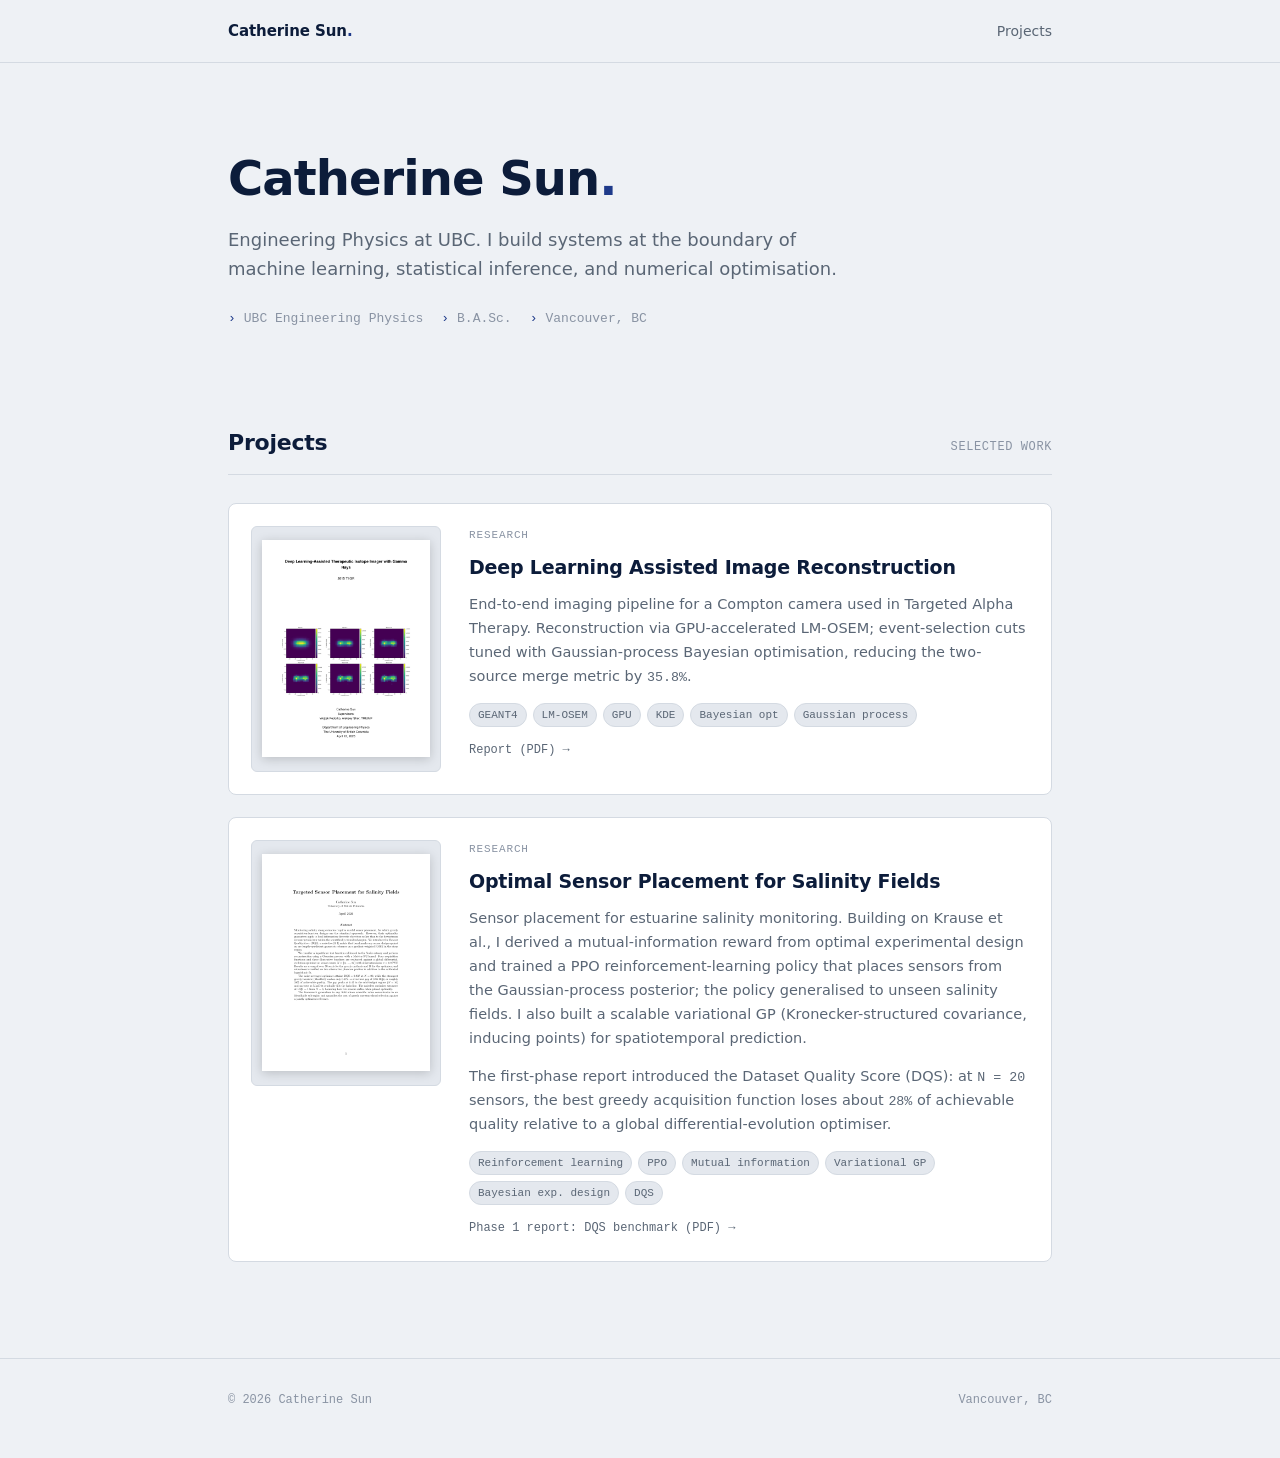
<file: index.html>
<!DOCTYPE html>
<html lang="en">
<head>
  <meta charset="UTF-8" />
  <meta name="viewport" content="width=device-width, initial-scale=1.0" />
  <title>Catherine Sun</title>
  <meta name="description" content="Catherine Sun — Engineering Physics @ UBC. Machine learning, Bayesian optimisation, and statistical inference for scientific imaging and sensor design." />
  <meta name="color-scheme" content="light" />
  <link rel="stylesheet" href="assets/css/styles.css" />
  <link rel="icon" href="data:image/svg+xml,%3Csvg xmlns='http://www.w3.org/2000/svg' viewBox='0 0 32 32'%3E%3Crect width='32' height='32' rx='6' fill='%231e3a8a'/%3E%3Ctext x='50%25' y='58%25' text-anchor='middle' font-family='ui-monospace,SFMono-Regular,Menlo,monospace' font-size='15' fill='%23ffffff' font-weight='600'%3Ecs%3C/text%3E%3C/svg%3E" />
</head>
<body>

<header class="site">
  <div class="wrap">
    <a href="/" class="brand">Catherine Sun<span class="dot">.</span></a>
    <nav class="site">
      <a href="#projects">Projects</a>
    </nav>
  </div>
</header>

<main>
  <div class="wrap">

    <section class="hero">
      <h1>Catherine Sun<span style="color:var(--accent);">.</span></h1>
      <p class="lede">
        Engineering Physics at UBC. I build systems at the boundary of
        machine learning, statistical inference, and numerical optimisation.
      </p>
      <div class="meta">
        <span>UBC Engineering Physics</span>
        <span>B.A.Sc.</span>
        <span>Vancouver, BC</span>
      </div>
    </section>

    <section id="projects">
      <div class="section-head">
        <h2>Projects</h2>
        <span class="label">Selected work</span>
      </div>

      <div class="project-stack">

        <!-- ── Project 1: TIIGR ── -->
        <div class="project-card">
          <div class="preview">
            <img src="assets/img/tiigr-cover.jpg" alt="Deep Learning Assisted Image Reconstruction — title page" />
          </div>

          <div class="body">
            <div class="pcode">Research</div>
            <h3>Deep Learning Assisted Image Reconstruction</h3>
            <p class="summary">
              End-to-end imaging pipeline for a Compton camera used in Targeted Alpha Therapy. 
              Reconstruction via GPU-accelerated LM-OSEM;
              event-selection cuts tuned with Gaussian-process Bayesian optimisation,
              reducing the two-source merge metric by <span class="mono">35.8%</span>.
            </p>
            <div class="tags">
              <span class="tag">GEANT4</span>
              <span class="tag">LM-OSEM</span>
              <span class="tag">GPU</span>
              <span class="tag">KDE</span>
              <span class="tag">Bayesian opt</span>
              <span class="tag">Gaussian process</span>
            </div>
            <a class="report-link" href="materials/Deep Learning Assisted Image Reconstruction.pdf" target="_blank">Report (PDF) →</a>
          </div>
        </div>

        <!-- ── Project 2: Sensor placement ── -->
        <div class="project-card">
          <div class="preview">
            <img src="assets/img/sensor-placement-cover.jpg" alt="Optimal Sensor Placement — title page" />
          </div>

          <div class="body">
            <div class="pcode">Research</div>
            <h3>Optimal Sensor Placement for Salinity Fields</h3>
            <p class="summary">
              Sensor placement for estuarine salinity monitoring. Building on Krause et al.,
              I derived a mutual-information reward from optimal experimental design and trained
              a PPO reinforcement-learning policy that places sensors from the Gaussian-process
              posterior; the policy generalised to unseen salinity fields. I also built a scalable
              variational GP (Kronecker-structured covariance, inducing points) for spatiotemporal prediction.
            </p>
            <p class="summary">
              The first-phase report introduced the Dataset Quality Score (DQS): at
              <span class="mono">N = 20</span> sensors, the best greedy acquisition function
              loses about <span class="mono">28%</span> of achievable quality relative to a
              global differential-evolution optimiser.
            </p>
            <div class="tags">
              <span class="tag">Reinforcement learning</span>
              <span class="tag">PPO</span>
              <span class="tag">Mutual information</span>
              <span class="tag">Variational GP</span>
              <span class="tag">Bayesian exp. design</span>
              <span class="tag">DQS</span>
            </div>
            <a class="report-link" href="materials/Optimal Sensor Placement.pdf" target="_blank">Phase 1 report: DQS benchmark (PDF) →</a>
          </div>
        </div>

      </div>
    </section>

  </div>
</main>

<footer class="site">
  <div class="wrap">
    <span>© <span id="year"></span> Catherine Sun</span>
    <span>Vancouver, BC</span>
  </div>
</footer>

<script src="assets/js/main.js" defer></script>
</body>
</html>
</file>
<file: assets/css/styles.css>
/* ---------- Tokens ---------- */
:root {
  --bg: #eef1f5;            /* light cool gray page background */
  --bg-soft: #e4e8ee;       /* code blocks, inline tags */
  --bg-card: #ffffff;       /* white cards lift off the gray bg */
  --border: #d4dae2;
  --border-strong: #b3bcc7;
  --fg: #2b3648;            /* dark slate body text */
  --fg-muted: #5a6675;
  --fg-faint: #8993a3;
  --heading: #0c1c3a;       /* deep navy for all headings */
  --accent: #1e3a8a;        /* navy accent */
  --accent-soft: #1e3a8a14;
  --link: #1e3a8a;
  --warn: #b45309;

  --font-sans: ui-sans-serif, system-ui, -apple-system, "Segoe UI", Roboto,
               "Helvetica Neue", Arial, sans-serif;
  --font-mono: ui-monospace, "JetBrains Mono", "SF Mono", "Menlo",
               "Cascadia Code", "Consolas", monospace;

  --max-w: 920px;
  --pad-x: clamp(20px, 5vw, 48px);
}

* { box-sizing: border-box; }
html, body { background: var(--bg); }
html { scroll-behavior: smooth; }

body {
  margin: 0;
  color: var(--fg);
  font-family: var(--font-sans);
  font-size: 16px;
  line-height: 1.65;
  -webkit-font-smoothing: antialiased;
  text-rendering: optimizeLegibility;
  background-color: var(--bg);
}

/* ---------- Layout ---------- */
.wrap {
  max-width: var(--max-w);
  margin: 0 auto;
  padding: 0 var(--pad-x);
}

header.site {
  border-bottom: 1px solid var(--border);
  background: rgba(238, 241, 245, 0.92);
  position: sticky; top: 0; z-index: 10;
  backdrop-filter: blur(6px);
  -webkit-backdrop-filter: blur(6px);
}
header.site .wrap {
  display: flex;
  align-items: center;
  justify-content: space-between;
  padding-top: 18px;
  padding-bottom: 18px;
}
.brand {
  font-family: var(--font-sans);
  font-size: 15px;
  font-weight: 600;
  letter-spacing: -0.005em;
  color: var(--heading);
  text-decoration: none;
}
.brand .dot { color: var(--accent); }
nav.site a {
  font-family: var(--font-sans);
  font-size: 14px;
  color: var(--fg-muted);
  text-decoration: none;
  margin-left: 22px;
  padding: 4px 0;
  transition: color .15s;
}
nav.site a:hover { color: var(--accent); }

main { padding: 64px 0 96px; }

footer.site {
  border-top: 1px solid var(--border);
  padding: 32px 0 48px;
  color: var(--fg-faint);
  font-family: var(--font-mono);
  font-size: 12px;
}
footer.site .wrap {
  display: flex;
  justify-content: space-between;
  flex-wrap: wrap;
  gap: 12px;
}

/* ---------- Typography ---------- */
h1 {
  color: var(--heading);
  font-weight: 700;
  letter-spacing: -0.02em;
  margin: 0 0 12px;
  font-size: clamp(34px, 5.4vw, 48px);
  line-height: 1.15;
}
h2 {
  color: var(--heading);
  font-family: var(--font-sans);
  font-weight: 600;
  font-size: 22px;
  letter-spacing: -0.01em;
  margin: 64px 0 12px;
}
h3 {
  color: var(--heading);
  font-family: var(--font-sans);
  font-weight: 600;
  font-size: 17px;
  margin: 32px 0 10px;
  letter-spacing: -0.005em;
}
h4 {
  color: var(--heading);
  font-weight: 600;
  letter-spacing: -0.01em;
  margin: 0 0 12px;
}

p { color: var(--fg); margin: 0 0 14px; }
.muted { color: var(--fg-muted); }
.faint { color: var(--fg-faint); }

a { color: var(--link); text-decoration: underline; text-underline-offset: 3px; text-decoration-color: var(--border-strong); transition: color .15s, text-decoration-color .15s; }
a:hover { color: var(--accent); text-decoration-color: var(--accent); }

code, .mono, kbd, samp {
  font-family: var(--font-mono);
  font-size: 0.92em;
}
code {
  background: var(--bg-soft);
  border: 1px solid var(--border);
  padding: 1px 6px;
  border-radius: 4px;
  color: var(--fg);
}
pre {
  background: var(--bg-soft);
  border: 1px solid var(--border);
  border-radius: 6px;
  padding: 14px 16px;
  overflow-x: auto;
  font-size: 13px;
}
pre code { background: none; border: none; padding: 0; }

hr {
  border: none;
  border-top: 1px solid var(--border);
  margin: 48px 0;
}

ul { padding-left: 20px; }
ul li { margin-bottom: 6px; }

/* ---------- Hero ---------- */
.hero {
  padding-top: 24px;
  padding-bottom: 24px;
}
.hero .eyebrow {
  font-family: var(--font-mono);
  font-size: 12px;
  color: var(--accent);
  letter-spacing: 0.08em;
  text-transform: uppercase;
  margin-bottom: 16px;
}
.hero h1 .accent { color: var(--accent); }
.hero p.lede {
  font-size: 18px;
  color: var(--fg-muted);
  max-width: 640px;
  margin-top: 18px;
}
.hero .meta {
  font-family: var(--font-mono);
  font-size: 13px;
  color: var(--fg-faint);
  margin-top: 24px;
  display: flex;
  gap: 18px;
  flex-wrap: wrap;
}
.hero .meta span::before {
  content: "›";
  margin-right: 8px;
  color: var(--accent);
}

/* ---------- Section header ---------- */
.section-head {
  display: flex;
  align-items: baseline;
  justify-content: space-between;
  gap: 16px;
  border-bottom: 1px solid var(--border);
  padding-bottom: 12px;
  margin-bottom: 28px;
  margin-top: 72px;
}
.section-head h2 {
  margin: 0;
  font-size: 22px;
}
.section-head .label {
  font-family: var(--font-mono);
  font-size: 12px;
  color: var(--fg-faint);
  letter-spacing: 0.05em;
  text-transform: uppercase;
}

/* ---------- Project stack (vertical, image + body) ---------- */
.project-stack {
  display: flex;
  flex-direction: column;
  gap: 22px;
}
.project-card {
  display: grid;
  grid-template-columns: 190px 1fr;
  gap: 28px;
  align-items: start;
  background: var(--bg-card);
  border: 1px solid var(--border);
  border-radius: 8px;
  padding: 22px;
}
.project-card .preview {
  background: var(--bg-soft);
  border: 1px solid var(--border);
  border-radius: 6px;
  height: 246px;
  display: flex;
  align-items: center;
  justify-content: center;
  padding: 10px;
  overflow: hidden;
}
.project-card .preview img {
  max-width: 100%;
  max-height: 100%;
  width: auto;
  height: auto;
  display: block;
  box-shadow: 0 2px 10px rgba(0,0,0,0.18);
}
.project-card .body { min-width: 0; display: flex; flex-direction: column; }
.project-card .pcode {
  font-family: var(--font-mono);
  font-size: 11px;
  color: var(--fg-faint);
  letter-spacing: 0.08em;
  text-transform: uppercase;
}
.project-card h3 {
  margin: 8px 0 10px;
  font-size: 19px;
  color: var(--heading);
  font-family: var(--font-sans);
  font-weight: 600;
  letter-spacing: -0.01em;
}
.project-card h3::before { content: none; }
.project-card .summary {
  color: var(--fg-muted);
  font-size: 14.5px;
  margin: 0 0 14px;
  line-height: 1.65;
}
.project-card .tags {
  display: flex;
  flex-wrap: wrap;
  gap: 6px;
  margin-bottom: 14px;
}
@media (max-width: 700px) {
  .project-card {
    grid-template-columns: 1fr;
    gap: 18px;
  }
}
.tag {
  font-family: var(--font-mono);
  font-size: 11px;
  color: var(--fg-muted);
  background: var(--bg-soft);
  border: 1px solid var(--border);
  padding: 2px 8px;
  border-radius: 999px;
}
.report-link {
  font-family: var(--font-mono);
  font-size: 12px;
  color: var(--fg-muted);
  text-decoration: none;
  display: inline-block;
  margin-top: auto;
  transition: color .15s;
}
.report-link:hover { color: var(--accent); text-decoration: none; }

/* ---------- Interests ---------- */
.interest-grid {
  display: grid;
  grid-template-columns: repeat(3, 1fr);
  gap: 18px;
}
@media (max-width: 720px) {
  .interest-grid { grid-template-columns: 1fr; }
}
.interest {
  background: var(--bg-card);
  border: 1px solid var(--border);
  border-radius: 8px;
  padding: 20px 22px;
}
.interest .label {
  font-family: var(--font-mono);
  font-size: 11px;
  color: var(--accent);
  letter-spacing: 0.1em;
  text-transform: uppercase;
  margin-bottom: 6px;
}
.interest h3 { margin: 0 0 10px; font-size: 16px; font-family: var(--font-sans); letter-spacing: -0.01em; }
.interest h3::before { content: none; }
.interest p { color: var(--fg-muted); font-size: 14.5px; margin: 0; }

/* ---------- Contact ---------- */
.contact-list {
  list-style: none;
  padding: 0;
  margin: 0;
  font-family: var(--font-mono);
  font-size: 14px;
}
.contact-list li {
  padding: 10px 0;
  border-bottom: 1px solid var(--border);
  display: flex;
  gap: 16px;
  align-items: baseline;
}
.contact-list .k { color: var(--fg-faint); width: 90px; flex-shrink: 0; }
.contact-list .v { color: var(--heading); }
.contact-list a { color: var(--heading); }
.contact-list a:hover { color: var(--accent); text-decoration-color: var(--accent); }

/* ---------- Project detail page ---------- */
.detail-header { padding-top: 8px; }
.detail-header .back {
  font-family: var(--font-mono);
  font-size: 12px;
  color: var(--fg-muted);
  text-decoration: none;
  display: inline-block;
  margin-bottom: 24px;
}
.detail-header .back:hover { color: var(--accent); }
.detail-header .pcode {
  font-family: var(--font-mono);
  font-size: 12px;
  color: var(--accent);
  letter-spacing: 0.08em;
  text-transform: uppercase;
  margin-bottom: 12px;
}
.detail-header h1 {
  font-size: clamp(28px, 4.4vw, 40px);
  margin-bottom: 14px;
  font-family: var(--font-sans);
}
.detail-header .subtitle {
  font-size: 17px;
  color: var(--fg-muted);
  max-width: 680px;
}
.detail-meta {
  font-family: var(--font-mono);
  font-size: 12px;
  color: var(--fg-faint);
  display: flex;
  gap: 18px;
  flex-wrap: wrap;
  margin-top: 18px;
  padding-top: 18px;
  border-top: 1px solid var(--border);
}
.detail-meta span::before { content: "›"; margin-right: 8px; color: var(--accent); }

.factbox {
  background: var(--bg-card);
  border: 1px solid var(--border);
  border-left: 2px solid var(--accent);
  border-radius: 6px;
  padding: 16px 20px;
  margin: 28px 0;
  font-size: 14.5px;
}
.factbox .t {
  font-family: var(--font-mono);
  font-size: 11px;
  color: var(--accent);
  letter-spacing: 0.1em;
  text-transform: uppercase;
  margin-bottom: 6px;
}

.kv-grid {
  display: grid;
  grid-template-columns: 160px 1fr;
  gap: 8px 20px;
  font-size: 14.5px;
  margin: 12px 0 24px;
}
.kv-grid dt {
  font-family: var(--font-mono);
  font-size: 12px;
  color: var(--fg-faint);
  letter-spacing: 0.04em;
}
.kv-grid dd { margin: 0; color: var(--fg); }
@media (max-width: 540px) {
  .kv-grid { grid-template-columns: 1fr; }
  .kv-grid dt { padding-top: 8px; }
}

.btn {
  display: inline-flex;
  align-items: center;
  gap: 8px;
  font-family: var(--font-mono);
  font-size: 13px;
  color: #ffffff;
  background: var(--accent);
  border: 1px solid var(--accent);
  padding: 9px 14px;
  border-radius: 6px;
  text-decoration: none;
  transition: background .15s, border-color .15s, transform .15s;
}
.btn:hover { background: #16306f; border-color: #16306f; color: #ffffff; text-decoration: none; transform: translateY(-1px); }
.btn .arr { color: #ffffff; }

/* ---------- KaTeX tweaks ---------- */
.katex-display {
  margin: 18px 0;
  overflow-x: auto;
  overflow-y: hidden;
  padding: 4px 2px;
}
.katex { font-size: 1.02em; }

/* ---------- Inline utilities ---------- */
.kbd-arrow { font-family: var(--font-mono); color: var(--accent); }

/* ---------- Misc ---------- */
::selection { background: var(--accent-soft); color: var(--fg); }

@media (prefers-reduced-motion: reduce) {
  * { transition: none !important; animation: none !important; }
}
</file>
